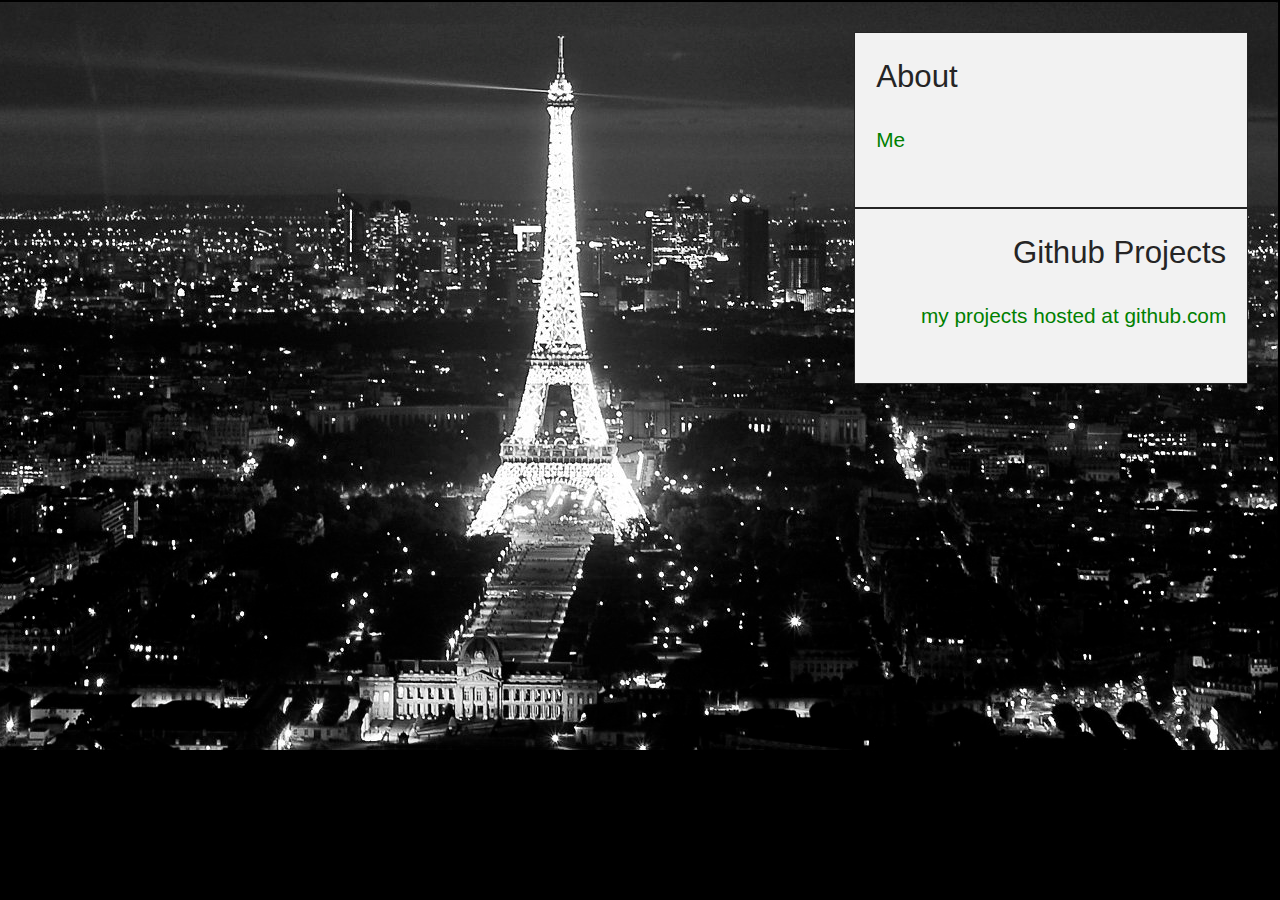
<file: index.html>
<html>
  <head><title> baris </title>
  <link href="reset.css" rel="stylesheet" type="text/css" />
  <link href="baris.css" rel="stylesheet" type="text/css" />
  <link href="index.css" rel="stylesheet" type="text/css" />
<script type="text/javascript">

  var _gaq = _gaq || [];
  _gaq.push(['_setAccount', 'UA-23994270-1']);
  _gaq.push(['_trackPageview']);

  (function() {
    var ga = document.createElement('script'); ga.type = 'text/javascript'; ga.async = true;
    ga.src = ('https:' == document.location.protocol ? 'https://ssl' : 'http://www') + '.google-analytics.com/ga.js';
    var s = document.getElementsByTagName('script')[0]; s.parentNode.insertBefore(ga, s);
  })();

</script>
  </head>
  <body>
    <div class="boxes">
<!--       <a href="http://metin.org/wiki"> -->
<!--         <h2>Wiki</h2> -->
<!--         <p> personal wiki </p> -->
<!--       </a> -->
      <a href="about.html">
        <h2>About</h2>
        <p> Me </p>
      </a>
      <a href="projects.html">
        <h2>Github Projects</h2>
        <p> my projects hosted at github.com </p>
      </a>
    </div>
  </body>
</html>
</file>
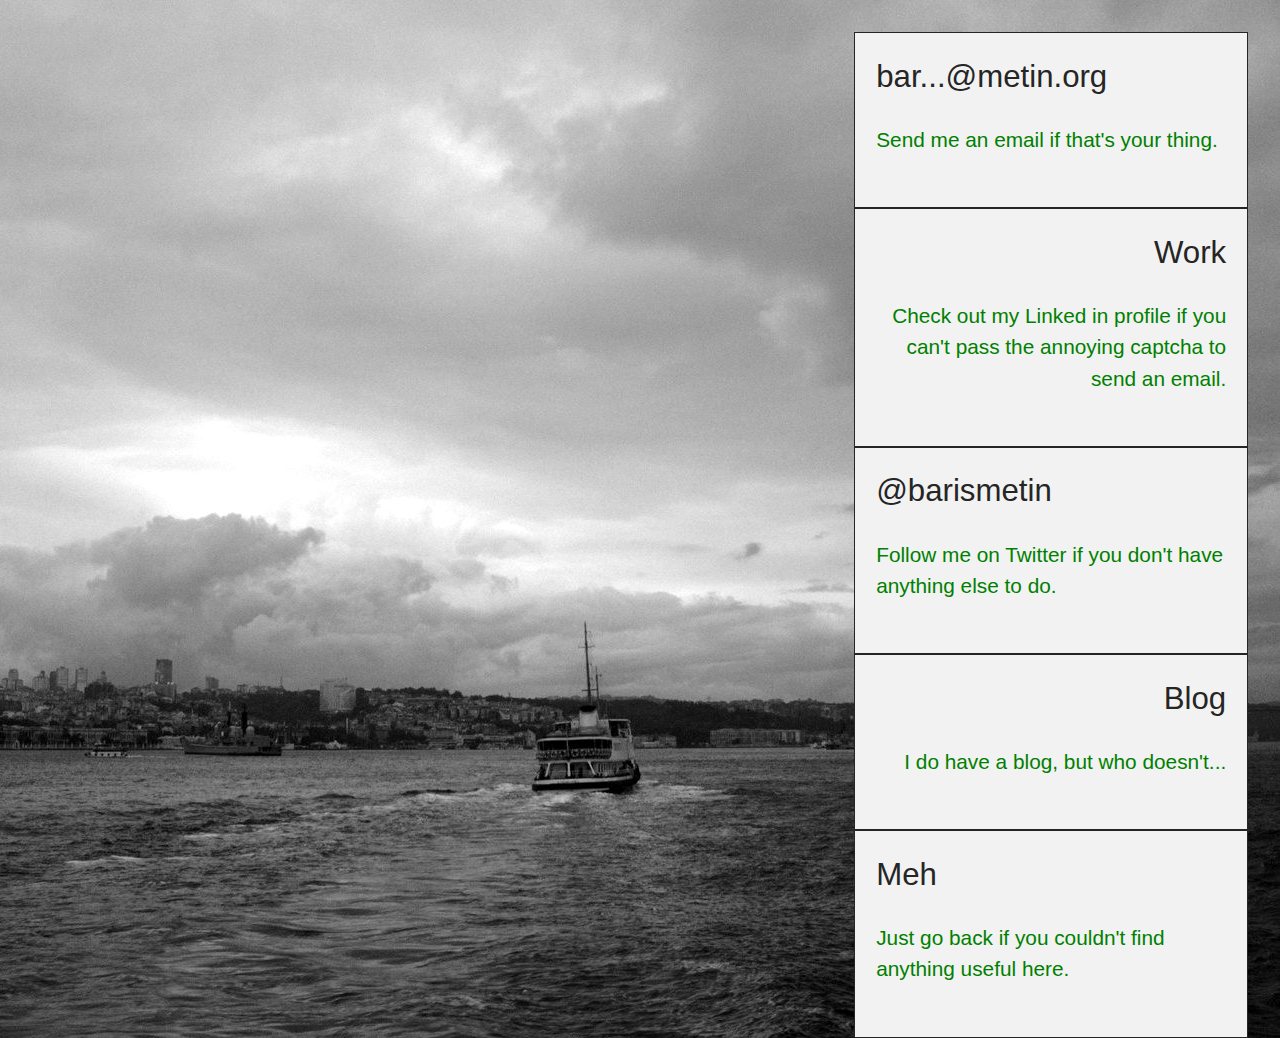
<file: about.html>
<html>
  <head><title> baris </title>
  <link href="reset.css" rel="stylesheet" type="text/css" />
  <link href="baris.css" rel="stylesheet" type="text/css" />
  <link href="about.css" rel="stylesheet" type="text/css" />
<script type="text/javascript">

  var _gaq = _gaq || [];
  _gaq.push(['_setAccount', 'UA-23994270-1']);
  _gaq.push(['_trackPageview']);

  (function() {
    var ga = document.createElement('script'); ga.type = 'text/javascript'; ga.async = true;
    ga.src = ('https:' == document.location.protocol ? 'https://ssl' : 'http://www') + '.google-analytics.com/ga.js';
    var s = document.getElementsByTagName('script')[0]; s.parentNode.insertBefore(ga, s);
  })();

</script>
  </head>
  <body>
    <div class="boxes">
      <a href="http://www.google.com/recaptcha/mailhide/d?k=01EbYTeORyKfqerA1oImYOAg==&amp;c=aGdVqiJMJhB1x8Htmvc_Mw==" onclick="window.open('http://www.google.com/recaptcha/mailhide/d?k\07501EbYTeORyKfqerA1oImYOAg\75\75\46c\75aGdVqiJMJhB1x8Htmvc_Mw\75\075', '', 'toolbar=0,scrollbars=0,location=0,statusbar=0,menubar=0,resizable=0,width=500,height=300'); return false;" title="Reveal this e-mail address"><h2>bar...@metin.org</h2><p>Send me an email if that's your thing.</p></a>

      <a href="http://www.linkedin.com/in/barismetin" target="_blank"><h2>Work</h2><p>Check out my Linked in profile if you can't pass the annoying captcha to send an email.</p></a>

      <a href="http://twitter.com/barismetin" target="_blank"><h2>@barismetin</h2><p>Follow me on Twitter if you don't have anything else to do.</p></a>

      <a href="http://barismetin.wordpress.com" target="_blank"><h2>Blog</h2><p>I do have a blog, but who doesn't...</p></a>

      <a href="index.html"><h2>Meh</h2><p>Just go back if you couldn't find anything useful here.</p></a>
    </div>
  </body>
</html>
</file>
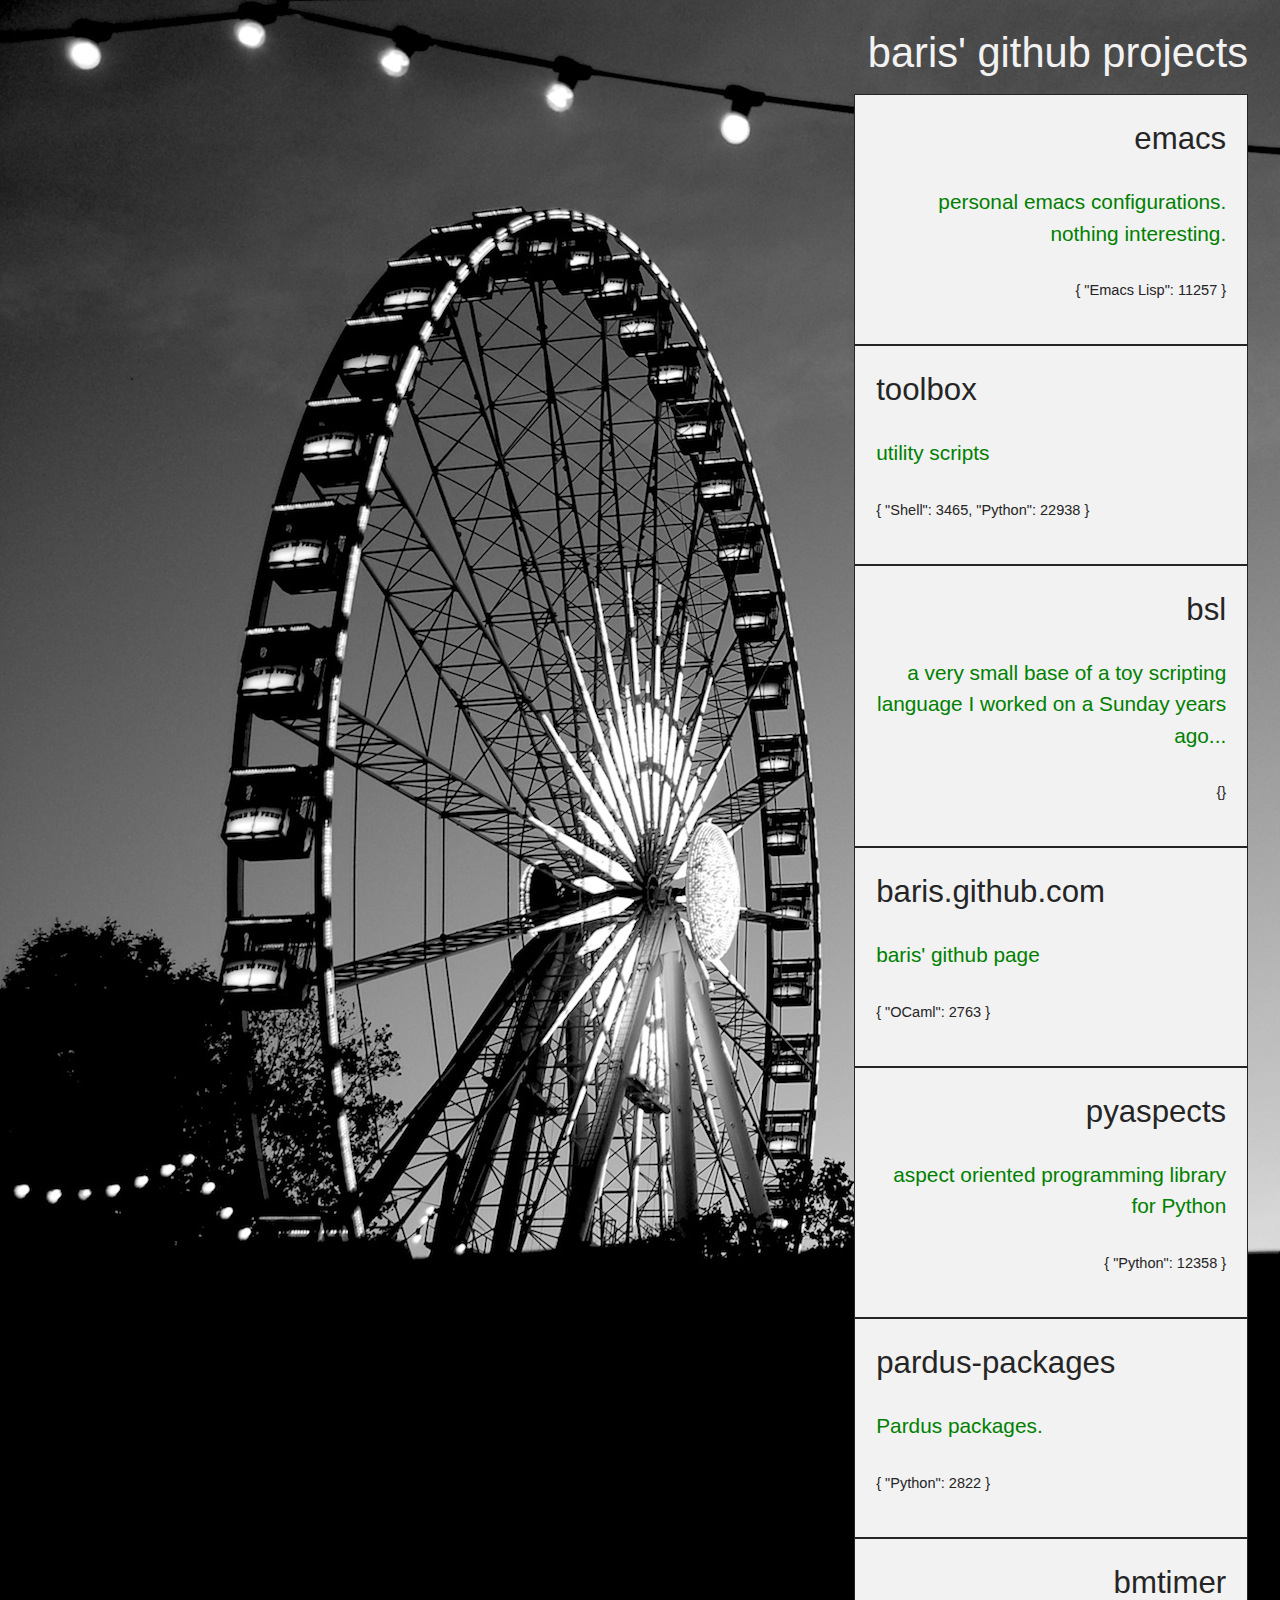
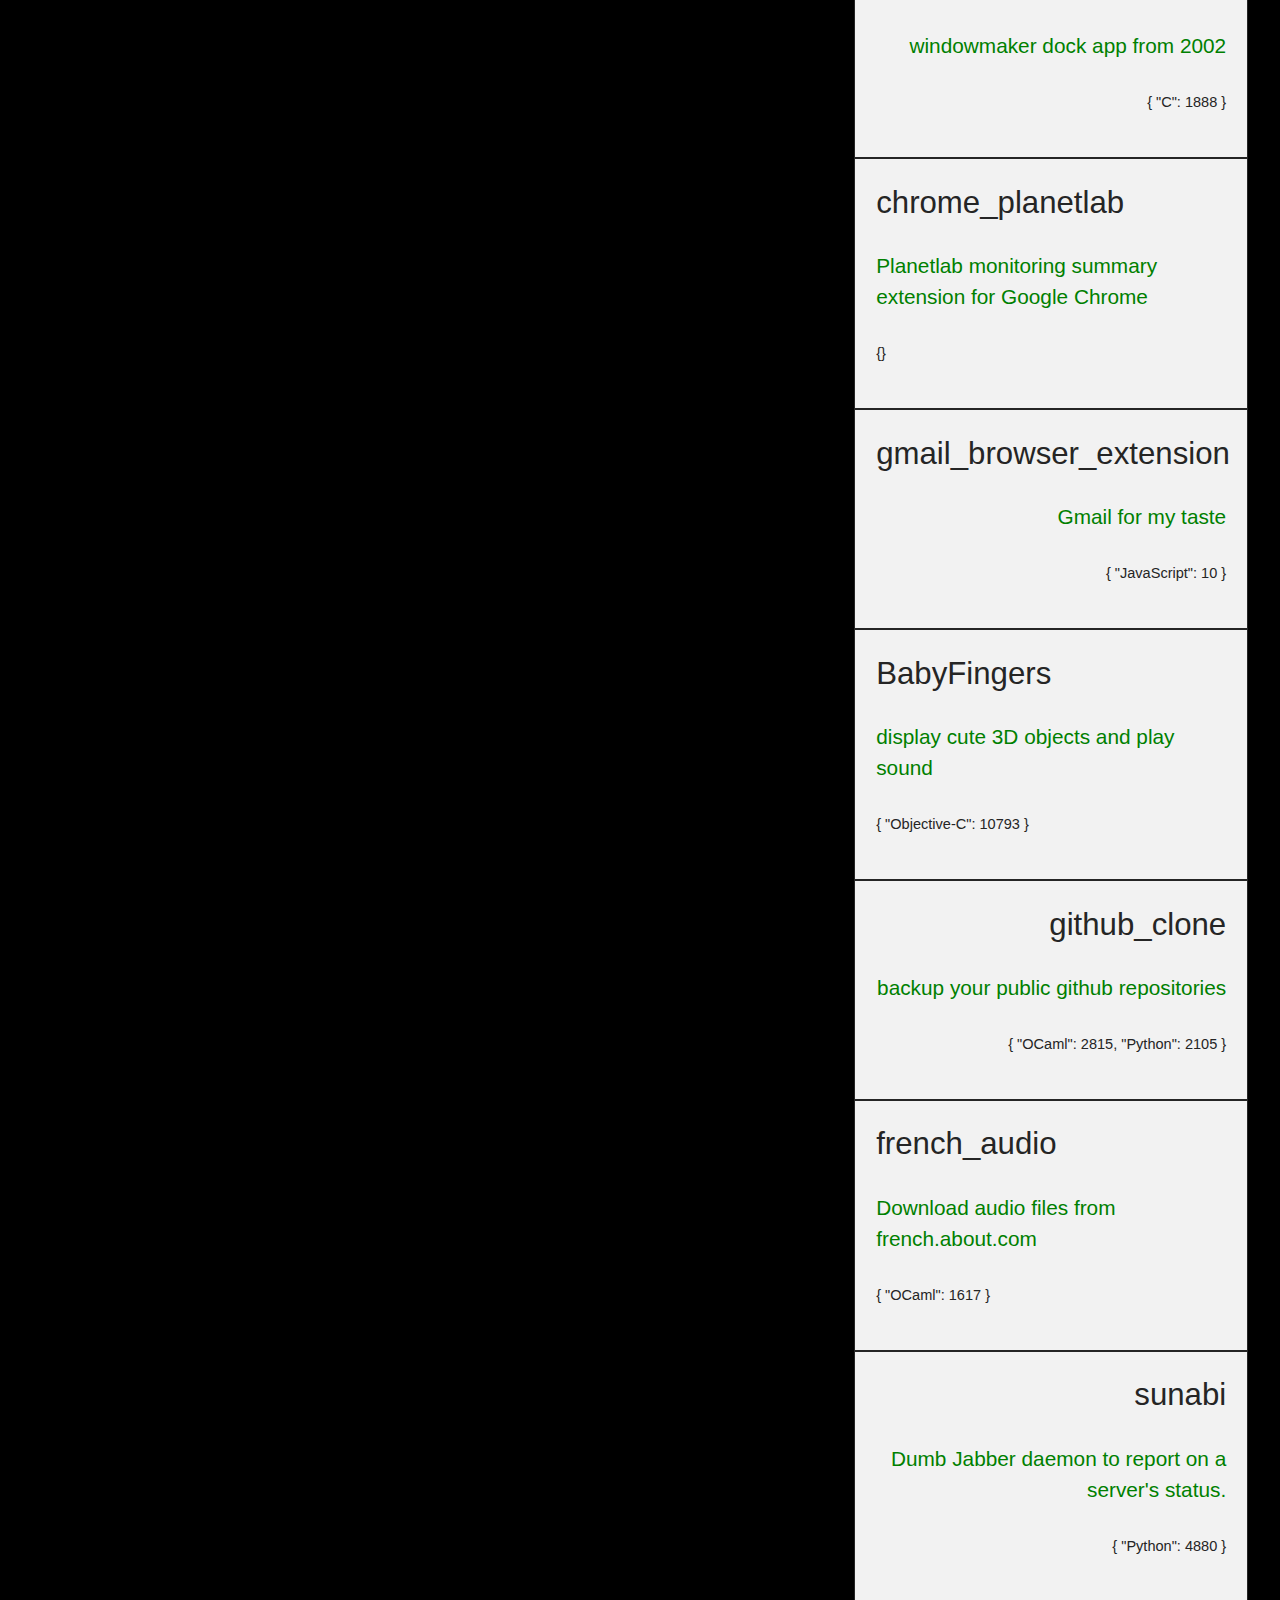
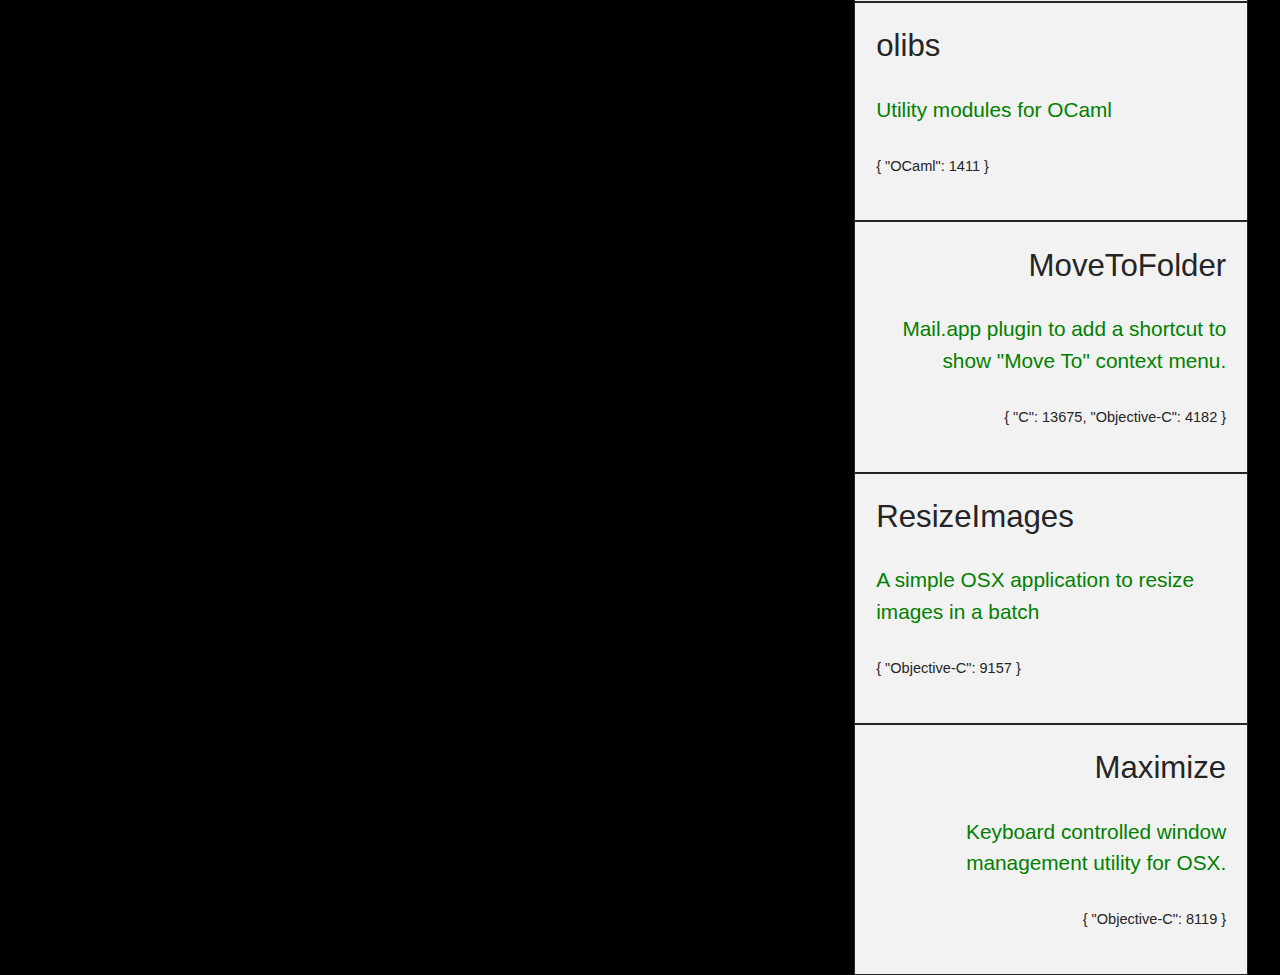
<file: projects.html>
<html><head><title> baris' github projects</title><link href="reset.css" rel="stylesheet" type="text/css" /><link href="baris.css" rel="stylesheet" type="text/css" /><link href="projects.css" rel="stylesheet" type="text/css" /><script type="text/javascript">var _gaq = _gaq || [];_gaq.push(['_setAccount', 'UA-23994270-1']);_gaq.push(['_trackPageview']);(function() {var ga = document.createElement('script'); ga.type = 'text/javascript'; ga.async = true;ga.src = ('https:' == document.location.protocol ? 'https://ssl' : 'http://www') + '.google-analytics.com/ga.js';var s = document.getElementsByTagName('script')[0]; s.parentNode.insertBefore(ga, s);})();</script></head><body><div class="boxes"><h1>baris' github projects</h1><a href=https://github.com/baris/emacs class="project"><h2>emacs</h2><p>personal emacs configurations. nothing interesting.</p><p class="lang">{ "Emacs Lisp": 11257 }</p></a><a href=https://github.com/baris/toolbox class="project"><h2>toolbox</h2><p>utility scripts</p><p class="lang">{ "Shell": 3465, "Python": 22938 }</p></a><a href=https://github.com/baris/bsl class="project"><h2>bsl</h2><p>a very small base of a toy scripting language I worked on a Sunday years ago...</p><p class="lang">{}</p></a><a href=https://github.com/baris/baris.github.com class="project"><h2>baris.github.com</h2><p>baris' github page</p><p class="lang">{ "OCaml": 2763 }</p></a><a href=https://github.com/baris/pyaspects class="project"><h2>pyaspects</h2><p>aspect oriented programming library for Python</p><p class="lang">{ "Python": 12358 }</p></a><a href=https://github.com/baris/pardus-packages class="project"><h2>pardus-packages</h2><p>Pardus packages.</p><p class="lang">{ "Python": 2822 }</p></a><a href=https://github.com/baris/bmtimer class="project"><h2>bmtimer</h2><p>windowmaker dock app from 2002</p><p class="lang">{ "C": 1888 }</p></a><a href=https://github.com/baris/chrome_planetlab class="project"><h2>chrome_planetlab</h2><p>Planetlab monitoring summary extension for Google Chrome</p><p class="lang">{}</p></a><a href=https://github.com/baris/gmail_browser_extension class="project"><h2>gmail_browser_extension</h2><p>Gmail for my taste</p><p class="lang">{ "JavaScript": 10 }</p></a><a href=https://github.com/baris/BabyFingers class="project"><h2>BabyFingers</h2><p>display cute 3D objects and play sound</p><p class="lang">{ "Objective-C": 10793 }</p></a><a href=https://github.com/baris/github_clone class="project"><h2>github_clone</h2><p>backup your public github repositories</p><p class="lang">{ "OCaml": 2815, "Python": 2105 }</p></a><a href=https://github.com/baris/french_audio class="project"><h2>french_audio</h2><p>Download audio files from french.about.com</p><p class="lang">{ "OCaml": 1617 }</p></a><a href=https://github.com/baris/sunabi class="project"><h2>sunabi</h2><p>Dumb Jabber daemon to report on a server's status.</p><p class="lang">{ "Python": 4880 }</p></a><a href=https://github.com/baris/olibs class="project"><h2>olibs</h2><p>Utility modules for OCaml</p><p class="lang">{ "OCaml": 1411 }</p></a><a href=https://github.com/baris/MoveToFolder class="project"><h2>MoveToFolder</h2><p>Mail.app plugin to add a shortcut to show "Move To" context menu.</p><p class="lang">{ "C": 13675, "Objective-C": 4182 }</p></a><a href=https://github.com/baris/ResizeImages class="project"><h2>ResizeImages</h2><p>A simple OSX application to resize images in a batch</p><p class="lang">{ "Objective-C": 9157 }</p></a><a href=https://github.com/baris/Maximize class="project"><h2>Maximize</h2><p>Keyboard controlled window management utility for OSX.</p><p class="lang">{ "Objective-C": 8119 }</p></a></div></body></html>
</file>
<file: baris.css>
body {
    padding: 2em;
    text-align: right;
    color: #f2f2f2;
}

h1 { color: #f2f2f2; }

.boxes {
    display: block;
    float: right;
    text-align: right;
    font-size: 1.3em;
}

.boxes > a {
    color: green;
    display: block;
    width: 350px;
    padding: 1em;
    background: #f2f2f2;
    border: solid 1px #252525;
}

.boxes > a:hover {
    background: #929292;
}

.boxes > a:nth-child(2n+1) {
    text-align: left;
}

.boxes > a > h2 {
    color: #252525;
}

.boxes > a > p.lang {
    font-size: 0.7em;
    color: #252525;
    padding:0;
}
</file>
<file: index.css>
body {
    background: #000000 url('paris.jpg') no-repeat top right;
}
</file>
<file: about.css>
body {
    background: #000000 url('istanbul.jpg') no-repeat top right;
}
</file>
<file: projects.css>
body {
    background: #000000 url('fun.jpg') no-repeat top left;
}
</file>
